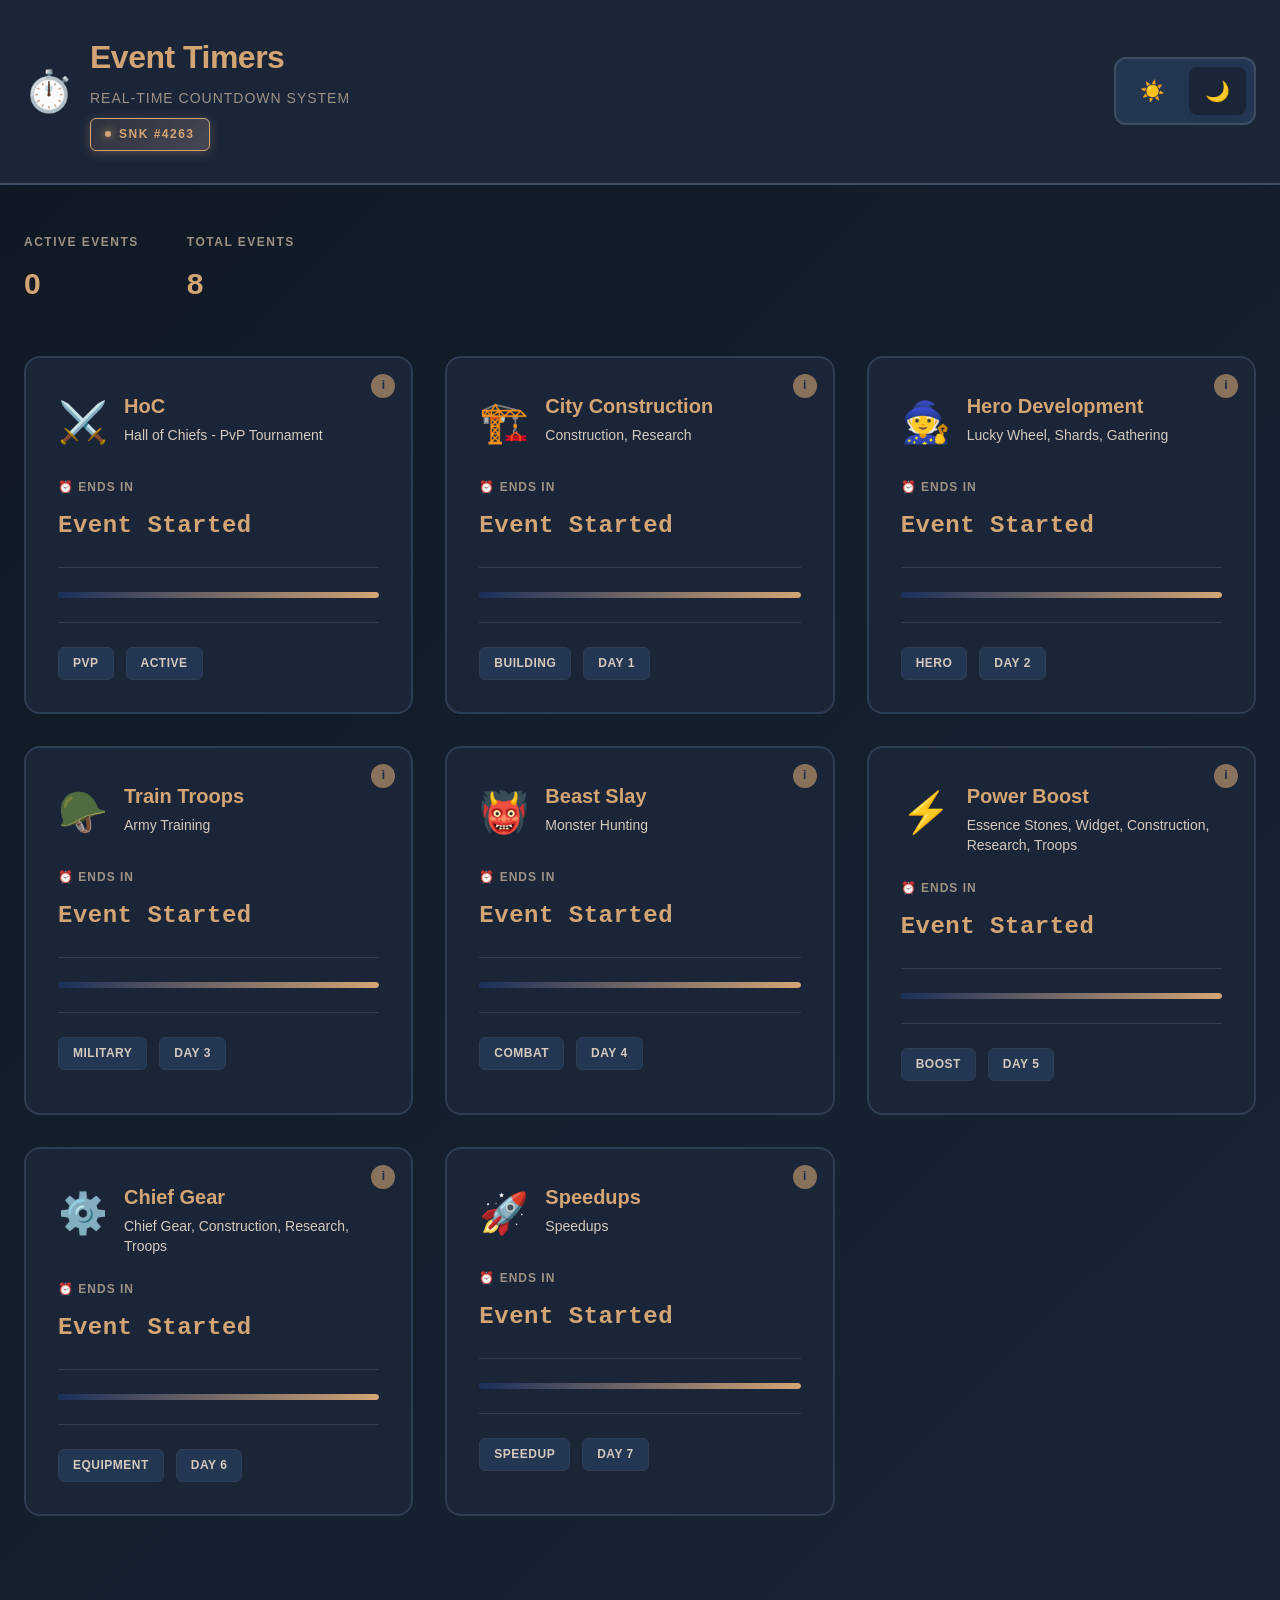
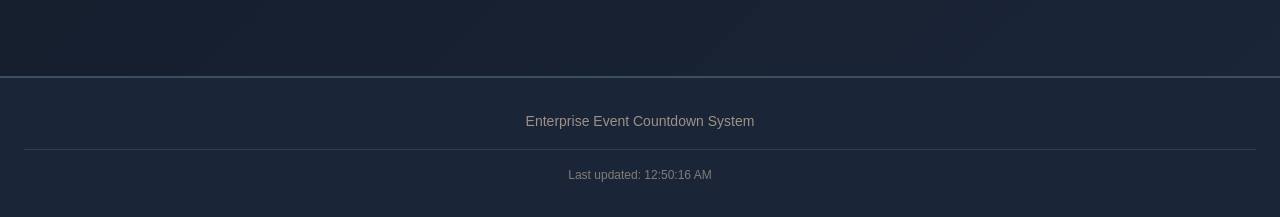
<file: index.html>
<!DOCTYPE html>
<html lang="de">
<head>
    <meta charset="UTF-8">
    <meta name="viewport" content="width=device-width, initial-scale=1.0">
    <title>Event Countdown - Enterprise</title>
    <style>
        /* ============================================
           COLOR SYSTEM - GOLD & NAVY
           ============================================ */

        :root {
            /* Light Mode */
            --primary-navy: #1a2f5a;
            --primary-gold: #d4a574;
            --primary-gold-dark: #b8926f;
            --primary-gold-light: #e8c9b3;
            
            --bg-primary-light: #ffffff;
            --bg-secondary-light: #f8f6f3;
            --bg-tertiary-light: #f0ede8;
            
            --text-primary-light: #1a2f5a;
            --text-secondary-light: #4a5f7f;
            --text-tertiary-light: #8a9fb0;
            
            --border-light-mode: #e5ddd3;
            --border-light-mode-strong: #d9cfc2;
            
            /* Dark Mode */
            --bg-primary-dark: #0f1823;
            --bg-secondary-dark: #1a2538;
            --bg-tertiary-dark: #233652;
            
            --text-primary-dark: #f5f1ed;
            --text-secondary-dark: #d4c9be;
            --text-tertiary-dark: #9d9285;
            
            --border-dark-mode: #2d3d52;
            --border-dark-mode-strong: #3d4d62;
            
            /* Semantic Colors */
            --success: #2ecc71;
            --warning: #f39c12;
            --danger: #e74c3c;
            --info: #3498db;
            
            /* Shadow */
            --shadow-sm: 0 2px 8px rgba(26, 47, 90, 0.08);
            --shadow-md: 0 8px 24px rgba(26, 47, 90, 0.12);
            --shadow-lg: 0 16px 48px rgba(26, 47, 90, 0.16);
        }

        @media (prefers-color-scheme: dark) {
            :root {
                color-scheme: dark;
            }
        }

        /* ============================================
           RESET & BASE
           ============================================ */

        * {
            margin: 0;
            padding: 0;
            box-sizing: border-box;
        }

        html {
            font-size: 16px;
            -webkit-font-smoothing: antialiased;
            scroll-behavior: smooth;
        }

        body {
            font-family: -apple-system, BlinkMacSystemFont, "Segoe UI", Roboto, "Helvetica Neue", sans-serif;
            background: var(--bg-primary-light);
            color: var(--text-primary-light);
            line-height: 1.6;
            transition: background 0.4s ease, color 0.4s ease;
        }

        body.dark-mode {
            background: linear-gradient(135deg, var(--bg-primary-dark) 0%, var(--bg-secondary-dark) 100%);
            color: var(--text-primary-dark);
        }

        body.light-mode {
            background: linear-gradient(135deg, var(--bg-primary-light) 0%, var(--bg-secondary-light) 100%);
            color: var(--text-primary-light);
        }

        /* ============================================
           HEADER
           ============================================ */

        header {
            background: var(--bg-primary-light);
            border-bottom: 2px solid var(--border-light-mode);
            padding: 2rem 1.5rem;
            position: sticky;
            top: 0;
            z-index: 100;
            backdrop-filter: blur(10px);
            transition: all 0.4s ease;
        }

        body.dark-mode header {
            background: var(--bg-secondary-dark);
            border-bottom-color: var(--border-dark-mode-strong);
        }

        .header-content {
            max-width: 1400px;
            margin: 0 auto;
            display: flex;
            justify-content: space-between;
            align-items: center;
            gap: 2rem;
            flex-wrap: wrap;
        }

        .header-title {
            display: flex;
            align-items: center;
            gap: 1rem;
        }

        .header-icon {
            font-size: 2.5rem;
            animation: float 4s ease-in-out infinite;
        }

        @keyframes float {
            0%, 100% { transform: translateY(0); }
            50% { transform: translateY(-8px); }
        }

        .header-title h1 {
            font-size: 2rem;
            font-weight: 700;
            letter-spacing: -0.5px;
            color: var(--primary-navy);
        }

        body.dark-mode .header-title h1 {
            color: var(--primary-gold);
        }

        .header-subtitle {
            font-size: 0.875rem;
            color: var(--text-tertiary-light);
            font-weight: 500;
            text-transform: uppercase;
            letter-spacing: 1px;
            margin-top: 0.25rem;
        }

        body.dark-mode .header-subtitle {
            color: var(--text-tertiary-dark);
        }

        /* ============================================
           SNK BADGE - GOLD ENTERPRISE ANIMATION
           ============================================ */

        .snk-badge {
            display: inline-flex;
            align-items: center;
            gap: 0.5rem;
            margin-top: 0.5rem;
            padding: 0.375rem 0.875rem;
            background: linear-gradient(135deg, 
                rgba(212, 165, 116, 0.15) 0%, 
                rgba(232, 201, 179, 0.25) 50%, 
                rgba(212, 165, 116, 0.15) 100%);
            background-size: 200% 100%;
            border: 1px solid var(--primary-gold);
            border-radius: 6px;
            font-size: 0.75rem;
            font-weight: 700;
            letter-spacing: 1.5px;
            text-transform: uppercase;
            color: var(--primary-gold-dark);
            position: relative;
            overflow: hidden;
            animation: shimmer 3s ease-in-out infinite;
            box-shadow: 0 2px 8px rgba(212, 165, 116, 0.2);
        }

        body.dark-mode .snk-badge {
            color: var(--primary-gold);
            background: linear-gradient(135deg, 
                rgba(212, 165, 116, 0.1) 0%, 
                rgba(232, 201, 179, 0.2) 50%, 
                rgba(212, 165, 116, 0.1) 100%);
            background-size: 200% 100%;
            box-shadow: 0 2px 12px rgba(212, 165, 116, 0.3);
        }

        @keyframes shimmer {
            0%, 100% {
                background-position: 0% 50%;
                box-shadow: 0 2px 8px rgba(212, 165, 116, 0.2);
            }
            50% {
                background-position: 100% 50%;
                box-shadow: 0 4px 16px rgba(212, 165, 116, 0.4);
            }
        }

        body.dark-mode .snk-badge {
            animation: shimmerDark 3s ease-in-out infinite;
        }

        @keyframes shimmerDark {
            0%, 100% {
                background-position: 0% 50%;
                box-shadow: 0 2px 12px rgba(212, 165, 116, 0.3);
            }
            50% {
                background-position: 100% 50%;
                box-shadow: 0 4px 20px rgba(212, 165, 116, 0.6);
            }
        }

        .snk-badge::before {
            content: '';
            position: absolute;
            top: 0;
            left: -100%;
            width: 100%;
            height: 100%;
            background: linear-gradient(90deg, 
                transparent, 
                rgba(232, 201, 179, 0.4), 
                transparent);
            animation: shine 3s ease-in-out infinite;
        }

        @keyframes shine {
            0% { left: -100%; }
            50% { left: 100%; }
            100% { left: 100%; }
        }

        .snk-dot {
            width: 6px;
            height: 6px;
            border-radius: 50%;
            background: var(--primary-gold);
            box-shadow: 0 0 8px var(--primary-gold);
            animation: pulse-dot 1.5s ease-in-out infinite;
        }

        @keyframes pulse-dot {
            0%, 100% {
                opacity: 1;
                transform: scale(1);
                box-shadow: 0 0 8px var(--primary-gold);
            }
            50% {
                opacity: 0.6;
                transform: scale(1.3);
                box-shadow: 0 0 16px var(--primary-gold), 0 0 24px var(--primary-gold-light);
            }
        }

        /* ============================================
           THEME TOGGLE
           ============================================ */

        .theme-toggle {
            display: flex;
            gap: 0.5rem;
            background: var(--bg-secondary-light);
            border: 2px solid var(--border-light-mode);
            border-radius: 12px;
            padding: 0.5rem;
            transition: all 0.4s ease;
        }

        body.dark-mode .theme-toggle {
            background: var(--bg-tertiary-dark);
            border-color: var(--border-dark-mode-strong);
        }

        .theme-btn {
            background: none;
            border: none;
            padding: 0.75rem 1rem;
            cursor: pointer;
            font-size: 1.25rem;
            border-radius: 8px;
            transition: all 0.3s ease;
            color: var(--text-tertiary-light);
            font-weight: 600;
        }

        body.dark-mode .theme-btn {
            color: var(--text-tertiary-dark);
        }

        .theme-btn.active {
            background: var(--bg-primary-light);
            color: var(--primary-navy);
            box-shadow: var(--shadow-sm);
        }

        body.dark-mode .theme-btn.active {
            background: var(--bg-secondary-dark);
            color: var(--primary-gold);
        }

        /* ============================================
           MAIN CONTAINER
           ============================================ */

        main {
            max-width: 1400px;
            margin: 0 auto;
            padding: 3rem 1.5rem;
        }

        .container-header {
            margin-bottom: 3rem;
            display: flex;
            justify-content: space-between;
            align-items: center;
            flex-wrap: wrap;
            gap: 2rem;
        }

        .stats-bar {
            display: flex;
            gap: 3rem;
            flex-wrap: wrap;
        }

        .stat-item {
            display: flex;
            flex-direction: column;
            gap: 0.5rem;
        }

        .stat-label {
            font-size: 0.75rem;
            color: var(--text-tertiary-light);
            text-transform: uppercase;
            letter-spacing: 1.5px;
            font-weight: 700;
        }

        body.dark-mode .stat-label {
            color: var(--text-tertiary-dark);
        }

        .stat-value {
            font-size: 1.875rem;
            font-weight: 700;
            color: var(--primary-navy);
        }

        body.dark-mode .stat-value {
            color: var(--primary-gold);
        }

        /* ============================================
           TIMER GRID
           ============================================ */

        .timer-grid {
            display: grid;
            grid-template-columns: repeat(auto-fill, minmax(340px, 1fr));
            gap: 2rem;
            margin-bottom: 3rem;
        }

        @media (max-width: 640px) {
            .timer-grid {
                grid-template-columns: 1fr;
                gap: 1.5rem;
            }
        }

        /* ============================================
           TIMER CARD
           ============================================ */

        .timer-card {
            background: var(--bg-primary-light);
            border: 2px solid var(--border-light-mode);
            border-radius: 16px;
            padding: 2rem;
            transition: all 0.3s cubic-bezier(0.4, 0, 0.2, 1);
            position: relative;
            overflow: hidden;
        }

        body.dark-mode .timer-card {
            background: var(--bg-secondary-dark);
            border-color: var(--border-dark-mode);
        }

        .timer-card::before {
            content: '';
            position: absolute;
            top: 0;
            left: 0;
            right: 0;
            height: 4px;
            background: linear-gradient(90deg, var(--primary-navy), var(--primary-gold));
            transform: scaleX(0);
            transform-origin: left;
            transition: transform 0.6s ease;
        }

        .timer-card:hover {
            border-color: var(--primary-gold);
            transform: translateY(-6px);
            box-shadow: var(--shadow-lg);
        }

        body.dark-mode .timer-card:hover {
            border-color: var(--primary-gold);
        }

        .timer-card:hover::before {
            transform: scaleX(1);
        }

        .timer-header {
            display: flex;
            align-items: flex-start;
            justify-content: space-between;
            margin-bottom: 1.5rem;
            gap: 1rem;
        }

        .timer-icon {
            font-size: 2.5rem;
            flex-shrink: 0;
        }

        .timer-meta {
            flex: 1;
        }

        .timer-name {
            font-size: 1.25rem;
            font-weight: 700;
            color: var(--primary-navy);
            margin-bottom: 0.25rem;
        }

        body.dark-mode .timer-name {
            color: var(--primary-gold);
        }

        .timer-description {
            font-size: 0.875rem;
            color: var(--text-secondary-light);
            line-height: 1.4;
        }

        body.dark-mode .timer-description {
            color: var(--text-secondary-dark);
        }

        .timer-divider {
            height: 1px;
            background: var(--border-light-mode);
            margin: 1.5rem 0;
        }

        body.dark-mode .timer-divider {
            background: var(--border-dark-mode);
        }

        .timer-status {
            font-size: 0.75rem;
            color: var(--text-tertiary-light);
            text-transform: uppercase;
            letter-spacing: 1px;
            margin-bottom: 0.75rem;
            font-weight: 700;
        }

        body.dark-mode .timer-status {
            color: var(--text-tertiary-dark);
        }

        .timer-value {
            font-family: 'Courier New', monospace;
            font-size: 1.5rem;
            font-weight: 700;
            color: var(--primary-navy);
            margin-bottom: 1.5rem;
            line-height: 1.4;
            letter-spacing: 0.5px;
        }

        body.dark-mode .timer-value {
            color: var(--primary-gold);
        }

        .timer-end {
            font-size: 0.875rem;
            color: var(--text-secondary-light);
            font-family: 'Courier New', monospace;
        }

        body.dark-mode .timer-end {
            color: var(--text-secondary-dark);
        }

        .timer-progress {
            margin-top: 1.5rem;
            height: 6px;
            background: var(--border-light-mode);
            border-radius: 3px;
            overflow: hidden;
        }

        body.dark-mode .timer-progress {
            background: var(--border-dark-mode);
        }

        .timer-progress-bar {
            height: 100%;
            background: linear-gradient(90deg, var(--primary-navy), var(--primary-gold));
            border-radius: 3px;
            transition: width 1s linear;
        }

        /* ============================================
           TIMER BADGES
           ============================================ */

        .timer-badges {
            display: flex;
            flex-wrap: wrap;
            gap: 0.75rem;
            margin-top: 1.5rem;
            padding-top: 1.5rem;
            border-top: 1px solid var(--border-light-mode);
        }

        body.dark-mode .timer-badges {
            border-top-color: var(--border-dark-mode);
        }

        .badge {
            display: inline-block;
            padding: 0.375rem 0.875rem;
            background: var(--bg-secondary-light);
            color: var(--text-secondary-light);
            border-radius: 6px;
            font-size: 0.75rem;
            font-weight: 600;
            text-transform: uppercase;
            letter-spacing: 0.5px;
            border: 1px solid var(--border-light-mode);
        }

        body.dark-mode .badge {
            background: var(--bg-tertiary-dark);
            color: var(--text-secondary-dark);
            border-color: var(--border-dark-mode);
        }

        .badge.active {
            background: rgba(46, 204, 113, 0.1);
            color: var(--success);
            border-color: var(--success);
        }

        .badge.upcoming {
            background: rgba(212, 165, 116, 0.1);
            color: var(--primary-gold-dark);
            border-color: var(--primary-gold-dark);
        }

        .badge.limited {
            background: rgba(243, 156, 18, 0.1);
            color: var(--warning);
            border-color: var(--warning);
        }

        /* ============================================
           EMPTY STATE
           ============================================ */

        .empty-state {
            text-align: center;
            padding: 4rem 1.5rem;
            color: var(--text-tertiary-light);
            font-size: 1.125rem;
        }

        body.dark-mode .empty-state {
            color: var(--text-tertiary-dark);
        }

        /* ============================================
           FOOTER
           ============================================ */

        footer {
            background: var(--bg-secondary-light);
            border-top: 2px solid var(--border-light-mode);
            padding: 2rem 1.5rem;
            text-align: center;
            color: var(--text-tertiary-light);
            font-size: 0.875rem;
            margin-top: 4rem;
            transition: all 0.4s ease;
        }

        body.dark-mode footer {
            background: var(--bg-secondary-dark);
            border-top-color: var(--border-dark-mode-strong);
            color: var(--text-tertiary-dark);
        }

        .footer-divider {
            height: 1px;
            background: var(--border-light-mode);
            margin: 1rem 0;
        }

        body.dark-mode .footer-divider {
            background: var(--border-dark-mode);
        }

        /* ============================================
           ANIMATIONS
           ============================================ */

        @keyframes slideIn {
            from {
                opacity: 0;
                transform: translateY(20px);
            }
            to {
                opacity: 1;
                transform: translateY(0);
            }
        }

        .timer-card {
            animation: slideIn 0.5s ease-out;
        }

        .timer-card:nth-child(1) { animation-delay: 0.05s; }
        .timer-card:nth-child(2) { animation-delay: 0.1s; }
        .timer-card:nth-child(3) { animation-delay: 0.15s; }
        .timer-card:nth-child(4) { animation-delay: 0.2s; }
        .timer-card:nth-child(5) { animation-delay: 0.25s; }
        .timer-card:nth-child(6) { animation-delay: 0.3s; }
        .timer-card:nth-child(7) { animation-delay: 0.35s; }
        .timer-card:nth-child(8) { animation-delay: 0.4s; }

        /* ============================================
           EVENT INFO MODAL (Pop-up)
           ============================================ */

        .timer-card {
            cursor: pointer;
        }

        .info-icon {
            position: absolute;
            top: 1rem;
            right: 1rem;
            width: 24px;
            height: 24px;
            border-radius: 50%;
            background: var(--primary-gold);
            color: var(--primary-navy);
            display: flex;
            align-items: center;
            justify-content: center;
            font-size: 0.75rem;
            font-weight: 700;
            opacity: 0.6;
            transition: opacity 0.3s;
        }

        .timer-card:hover .info-icon {
            opacity: 1;
        }

        .modal-overlay {
            position: fixed;
            top: 0; left: 0; right: 0; bottom: 0;
            background: rgba(0, 0, 0, 0.7);
            backdrop-filter: blur(8px);
            display: none;
            align-items: center;
            justify-content: center;
            z-index: 1000;
            padding: 1rem;
            animation: fadeIn 0.3s ease;
        }

        .modal-overlay.active {
            display: flex;
        }

        @keyframes fadeIn {
            from { opacity: 0; }
            to { opacity: 1; }
        }

        .modal-content {
            background: var(--bg-primary-light);
            border: 2px solid var(--primary-gold);
            border-radius: 16px;
            padding: 2rem;
            max-width: 600px;
            width: 100%;
            max-height: 85vh;
            overflow-y: auto;
            position: relative;
            box-shadow: 0 20px 60px rgba(0,0,0,0.4);
            animation: slideUp 0.3s cubic-bezier(0.4, 0, 0.2, 1);
        }

        body.dark-mode .modal-content {
            background: var(--bg-secondary-dark);
        }

        @keyframes slideUp {
            from { opacity: 0; transform: translateY(20px); }
            to { opacity: 1; transform: translateY(0); }
        }

        .modal-close {
            position: absolute;
            top: 1rem;
            right: 1rem;
            width: 32px;
            height: 32px;
            border-radius: 50%;
            background: var(--bg-tertiary-light);
            border: 1px solid var(--border-light-mode);
            color: var(--text-primary-light);
            cursor: pointer;
            font-size: 1.25rem;
            display: flex;
            align-items: center;
            justify-content: center;
            transition: all 0.2s;
        }

        body.dark-mode .modal-close {
            background: var(--bg-tertiary-dark);
            border-color: var(--border-dark-mode);
            color: var(--text-primary-dark);
        }

        .modal-close:hover {
            background: var(--primary-gold);
            color: var(--primary-navy);
            transform: rotate(90deg);
        }

        .modal-header {
            display: flex;
            align-items: center;
            gap: 1rem;
            margin-bottom: 1.5rem;
            padding-bottom: 1rem;
            border-bottom: 2px solid var(--primary-gold);
        }

        .modal-icon {
            font-size: 2.5rem;
        }

        .modal-title {
            font-size: 1.5rem;
            font-weight: 700;
            color: var(--primary-navy);
        }

        body.dark-mode .modal-title {
            color: var(--primary-gold);
        }

        .modal-section {
            margin-bottom: 1.5rem;
        }

        .modal-section-title {
            font-size: 0.875rem;
            font-weight: 700;
            text-transform: uppercase;
            letter-spacing: 1px;
            color: var(--primary-gold-dark);
            margin-bottom: 0.75rem;
            display: flex;
            align-items: center;
            gap: 0.5rem;
        }

        body.dark-mode .modal-section-title {
            color: var(--primary-gold);
        }

        .modal-section-content {
            font-size: 0.9rem;
            line-height: 1.6;
            color: var(--text-secondary-light);
        }

        body.dark-mode .modal-section-content {
            color: var(--text-secondary-dark);
        }

        .points-list {
            list-style: none;
            padding: 0;
        }

        .points-list li {
            padding: 0.4rem 0.75rem;
            margin-bottom: 0.4rem;
            background: var(--bg-secondary-light);
            border-left: 3px solid var(--primary-gold);
            border-radius: 4px;
            font-size: 0.85rem;
        }

        body.dark-mode .points-list li {
            background: var(--bg-tertiary-dark);
        }

        .tips-list {
            list-style: none;
            padding: 0;
        }

        .tips-list li {
            padding: 0.5rem 0;
            padding-left: 1.75rem;
            position: relative;
            font-size: 0.875rem;
            line-height: 1.5;
        }

        .tips-list li::before {
            content: "✦";
            position: absolute;
            left: 0;
            color: var(--primary-gold);
            font-weight: 700;
        }

        .points-highlight {
            color: var(--primary-gold-dark);
            font-weight: 700;
        }

        body.dark-mode .points-highlight {
            color: var(--primary-gold);
        }

        @media (max-width: 600px) {
            .modal-content {
                padding: 1.5rem;
                max-height: 90vh;
            }
            .modal-title {
                font-size: 1.25rem;
            }
        }

        /* ============================================
           SCROLLBAR STYLING
           ============================================ */

        ::-webkit-scrollbar {
            width: 10px;
            height: 10px;
        }

        ::-webkit-scrollbar-track {
            background: var(--bg-secondary-light);
        }

        body.dark-mode ::-webkit-scrollbar-track {
            background: var(--bg-secondary-dark);
        }

        ::-webkit-scrollbar-thumb {
            background: var(--border-light-mode);
            border-radius: 5px;
        }

        body.dark-mode ::-webkit-scrollbar-thumb {
            background: var(--border-dark-mode-strong);
        }

        ::-webkit-scrollbar-thumb:hover {
            background: var(--primary-gold-dark);
        }

        /* ============================================
           RESPONSIVE DESIGN
           ============================================ */

        @media (max-width: 768px) {
            header {
                padding: 1.5rem;
            }

            .header-content {
                gap: 1rem;
            }

            .header-title h1 {
                font-size: 1.5rem;
            }

            main {
                padding: 2rem 1.5rem;
            }

            .container-header {
                margin-bottom: 2rem;
                gap: 1rem;
            }

            .stats-bar {
                gap: 1.5rem;
            }

            .timer-card {
                padding: 1.5rem;
            }
        }

        @media (max-width: 480px) {
            header {
                padding: 1rem;
            }

            .header-title h1 {
                font-size: 1.25rem;
            }

            .header-icon {
                font-size: 2rem;
            }

            main {
                padding: 1.5rem;
            }

            .timer-name {
                font-size: 1.125rem;
            }

            .timer-value {
                font-size: 1.25rem;
            }

            .stat-value {
                font-size: 1.5rem;
            }

            .theme-toggle {
                width: 100%;
                justify-content: space-around;
            }
        }
    </style>
</head>
<body class="light-mode">
    <!-- Header -->
    <header>
        <div class="header-content">
            <div class="header-title">
                <span class="header-icon">⏱️</span>
                <div>
                    <h1>Event Timers</h1>
                    <p class="header-subtitle">Real-Time Countdown System</p>
                    <span class="snk-badge">
                        <span class="snk-dot"></span>
                        SNK #4263
                    </span>
                </div>
            </div>
            <div class="theme-toggle">
                <button class="theme-btn" id="lightBtn" title="Light Mode">☀️</button>
                <button class="theme-btn active" id="darkBtn" title="Dark Mode">🌙</button>
            </div>
        </div>
    </header>

    <!-- Main Content -->
    <main>
        <div class="container-header">
            <div class="stats-bar">
                <div class="stat-item">
                    <span class="stat-label">Active Events</span>
                    <span class="stat-value" id="activeCount">0</span>
                </div>
                <div class="stat-item">
                    <span class="stat-label">Total Events</span>
                    <span class="stat-value" id="totalCount">8</span>
                </div>
                <div class="stat-item" id="activeListItem" style="display: none;">
                    <span class="stat-label">Currently Active</span>
                    <span class="stat-value" id="activeList" style="font-size: 1rem; line-height: 1.4;">—</span>
                </div>
            </div>
        </div>

        <!-- Timer Grid -->
        <section id="timer-list" class="timer-grid" aria-live="polite">
            <!-- Timers werden hier eingefügt -->
        </section>

        <!-- Empty State -->
        <p id="empty-state" class="empty-state" hidden="">No upcoming events.</p>
    </main>

    <!-- Event Info Modal -->
    <div class="modal-overlay" id="eventModal" onclick="if(event.target===this)closeModal()">
        <div class="modal-content">
            <button class="modal-close" onclick="closeModal()">×</button>
            <div class="modal-header">
                <div class="modal-icon" id="modalIcon">⚔️</div>
                <h2 class="modal-title" id="modalTitle">Event Name</h2>
            </div>
            <div id="modalBody"></div>
        </div>
    </div>

    <!-- Footer -->
    <footer>
        <p>Enterprise Event Countdown System</p>
        <div class="footer-divider"></div>
        <p style="font-size: 0.75rem; opacity: 0.8;">Last updated: <span id="lastUpdate">—</span></p>
    </footer>

    <script>
        /* ============================================
           EVENT INFO DATA
           ============================================ */

        const eventInfo = {
            "HoC": {
                overview: "Bi-weekly PvP tournament where you compete against other Chiefs of your state. Lasts 6 days (Gen 1) or 7 days (Gen 2). Win Gems, Hero Fragments (Jeronimo/Philly), and Mythic Manuals.",
                points: [
                    "Daily stages with different objectives",
                    "Top 100 daily ranking: 20,000+ gems",
                    "Total ranking: Mythic Manuals & SSR Heroes",
                    "Stage Top 100 requires 50,000+ points"
                ],
                tips: [
                    "Coordination is Key - work with your alliance",
                    "Timing Matters - wait until others spent resources",
                    "Act Before Stage Reset - secure rank 1 daily",
                    "Hoard resources for 2+ months as F2P",
                    "Save speedups, shards, widgets for specific days",
                    "Don't compete with whales on Day 1"
                ]
            },
            "City Construction": {
                overview: "First day of HoC focused on Construction & Research power gains. Each power point earned gives 45 points.",
                points: [
                    "1 Power through Construction → 45 points",
                    "1 Power through Research → 45 points"
                ],
                tips: [
                    "Save building speedups for this day",
                    "Have research queued before event starts",
                    "Use bookmark items to maximize power gain",
                    "Plan upgrades in advance",
                    "Don't waste on small upgrades - save for big ones",
                    "Research is cheaper than construction for points"
                ]
            },
            "Hero Development": {
                overview: "Focus on Lucky Wheel spins and Hero Shard usage. Mythic Shards give massive points (35k each).",
                points: [
                    "Play Lucky Wheel → 90,000 points",
                    "Rare Hero Shard → 4,000 points",
                    "Epic Hero Shard → 14,000 points",
                    "Mythic Hero Shard → 35,000 points",
                    "Gather Resources → 15 points each"
                ],
                tips: [
                    "Save ALL Hero Shards for this day (critical!)",
                    "Mythic Shards = best points (35k each)",
                    "Stockpile Lucky Wheel keys before",
                    "Don't ascend heroes outside this event",
                    "Hero Shards more valuable than coins for points",
                    "Gather coal/iron more rewarding than wood/meat"
                ]
            },
            "Train Troops": {
                overview: "Train as many high-level troops as possible. Higher level = more points exponentially.",
                points: [
                    "Level 1 Troop → 90 points",
                    "Level 5 Troop → 385 points",
                    "Level 8 Troop → 1,130 points",
                    "Level 10 Troop → 1,960 points (BEST!)"
                ],
                tips: [
                    "Always train HIGHEST level available",
                    "Save training speedups for this day",
                    "Stockpile resources to train max troops",
                    "All troop types count (infantry, lancer, marksman)",
                    "Promote troops also counts as training",
                    "Empty queues before event starts"
                ]
            },
            "Beast Slay": {
                overview: "Hunt monsters and beasts in the wilderness. Stamina-based event - prepare stamina items in advance.",
                points: [
                    "Higher level beasts = more points",
                    "Bear hunting gives best points",
                    "Stamina-based scoring"
                ],
                tips: [
                    "Save Stamina items before this day",
                    "Hunt highest level beasts you can defeat",
                    "Use rally attacks with alliance for hard beasts",
                    "Maximize stamina with VIP/items",
                    "Don't waste stamina on small beasts other days",
                    "Use Heroes with hunting buffs"
                ]
            },
            "Power Boost": {
                overview: "Use Essence Stones and Widgets - the most valuable items in HoC. 1 Widget = 100,000 points!",
                points: [
                    "1 Widget → 100,000 points (MASSIVE!)",
                    "1 Essence Stone → 50,000 points",
                    "Power through Construction → 30 points",
                    "Power through Research → 30 points",
                    "Power through Troops → 20 points"
                ],
                tips: [
                    "Widgets are GOLD - save religiously!",
                    "Never use Widgets outside this event",
                    "Hoard widgets even if Hero Gear isn't built yet",
                    "Combine with construction for bonus",
                    "Maximum efficiency day - prep weeks ahead",
                    "Use shortest research first for bonus points"
                ]
            },
            "Chief Gear": {
                overview: "Upgrade Chief Gear for huge point gains. Each gear score point = 500 points.",
                points: [
                    "Raise Chief Gear score by 1 → 500 points",
                    "Power through Construction → 30 points",
                    "Power through Research → 30 points",
                    "Power through Troops → 20 points"
                ],
                tips: [
                    "Save Chief Gear materials for this day",
                    "Don't upgrade Chief Gear outside event",
                    "Multiple slots = multiple upgrades",
                    "Save advanced materials especially",
                    "Plan which gear to upgrade in advance",
                    "Focus on cheapest upgrades first"
                ]
            },
            "Speedups": {
                overview: "Use accumulated speedups for massive point gains. 1 minute of speedups = 300 points. 24h speedup = 432,000 points!",
                points: [
                    "1 minute speedup → 300 points",
                    "60min speedup → 18,000 points",
                    "8h speedup → 144,000 points",
                    "24h speedup → 432,000 points (MASSIVE!)",
                    "Mythic Hero Shard → 35,000 points"
                ],
                tips: [
                    "Hoard ALL speedups for this day",
                    "General speedups convert to points",
                    "Construction/Research/Training speedups all count",
                    "Save EVERY speedup for this day",
                    "Combine with active upgrades for double dipping",
                    "Don't use ANY speedups in days before"
                ]
            }
        };

        /* ============================================
           MODAL FUNCTIONS
           ============================================ */

        function openModal(eventName, icon) {
            const info = eventInfo[eventName];
            if (!info) return;

            document.getElementById('modalIcon').textContent = icon;
            document.getElementById('modalTitle').textContent = eventName;
            
            let html = `
                <div class="modal-section">
                    <div class="modal-section-title">📋 Overview</div>
                    <div class="modal-section-content">${info.overview}</div>
                </div>
                
                <div class="modal-section">
                    <div class="modal-section-title">🎯 Point Values</div>
                    <ul class="points-list">
                        ${info.points.map(p => `<li>${p}</li>`).join('')}
                    </ul>
                </div>
                
                <div class="modal-section">
                    <div class="modal-section-title">💡 Tips & Strategy</div>
                    <ul class="tips-list">
                        ${info.tips.map(t => `<li>${t}</li>`).join('')}
                    </ul>
                </div>
            `;
            
            document.getElementById('modalBody').innerHTML = html;
            document.getElementById('eventModal').classList.add('active');
            document.body.style.overflow = 'hidden';
        }

        function closeModal() {
            document.getElementById('eventModal').classList.remove('active');
            document.body.style.overflow = '';
        }

        // ESC key to close
        document.addEventListener('keydown', (e) => {
            if (e.key === 'Escape') closeModal();
        });

        /* ============================================
           TIMER DATA
           ============================================ */

        const timers = [
            {
                id: 1,
                name: "HoC",
                description: "Hall of Chiefs - PvP Tournament",
                startDate: new Date("2026-05-18T00:00Z"),
                endDate: new Date("2026-05-24T23:59Z"),
                icon: "⚔️",
                badges: ["PvP", "Active"]
            },
            {
                id: 2,
                name: "City Construction",
                description: "Construction, Research",
                startDate: new Date("2026-05-18T00:00Z"),
                endDate: new Date("2026-05-18T23:59Z"),
                icon: "🏗️",
                badges: ["Building", "Day 1"]
            },
            {
                id: 3,
                name: "Hero Development",
                description: "Lucky Wheel, Shards, Gathering",
                startDate: new Date("2026-05-19T00:00Z"),
                endDate: new Date("2026-05-19T23:59Z"),
                icon: "🧙",
                badges: ["Hero", "Day 2"]
            },
            {
                id: 4,
                name: "Train Troops",
                description: "Army Training",
                startDate: new Date("2026-05-20T00:00Z"),
                endDate: new Date("2026-05-20T23:59Z"),
                icon: "🪖",
                badges: ["Military", "Day 3"]
            },
            {
                id: 5,
                name: "Beast Slay",
                description: "Monster Hunting",
                startDate: new Date("2026-05-21T00:00Z"),
                endDate: new Date("2026-05-21T23:59Z"),
                icon: "👹",
                badges: ["Combat", "Day 4"]
            },
            {
                id: 6,
                name: "Power Boost",
                description: "Essence Stones, Widget, Construction, Research, Troops",
                startDate: new Date("2026-05-22T00:00Z"),
                endDate: new Date("2026-05-22T23:59Z"),
                icon: "⚡",
                badges: ["Boost", "Day 5"]
            },
            {
                id: 7,
                name: "Chief Gear",
                description: "Chief Gear, Construction, Research, Troops",
                startDate: new Date("2026-05-23T00:00Z"),
                endDate: new Date("2026-05-23T23:59Z"),
                icon: "⚙️",
                badges: ["Equipment", "Day 6"]
            },
            {
                id: 8,
                name: "Speedups",
                description: "Speedups",
                startDate: new Date("2026-05-24T00:00Z"),
                endDate: new Date("2026-05-24T23:59Z"),
                icon: "🚀",
                badges: ["Speedup", "Day 7"]
            }
        ];

        /* ============================================
           TIME FORMATTING
           ============================================ */

        function formatTime(milliseconds) {
            if (milliseconds <= 0) return "Event Started";
            
            const seconds = Math.floor(milliseconds / 1000);
            const minutes = Math.floor(seconds / 60);
            const hours = Math.floor(minutes / 60);
            const days = Math.floor(hours / 24);

            if (days > 0) {
                return `${days}d ${hours % 24}h ${minutes % 60}m ${seconds % 60}s`;
            } else if (hours > 0) {
                return `${hours}h ${minutes % 60}m ${seconds % 60}s`;
            } else if (minutes > 0) {
                return `${minutes}m ${seconds % 60}s`;
            } else {
                return `${seconds}s`;
            }
        }

        /* ============================================
           RENDER TIMERS
           ============================================ */

        function renderTimers() {
            const timerList = document.getElementById('timer-list');
            const now = new Date();
            let activeCount = 0;

            timerList.innerHTML = timers.map(timer => {
                const timeUntilStart = timer.startDate - now;
                const timeUntilEnd = timer.endDate - now;
                const isActive = timeUntilStart <= 0 && timeUntilEnd > 0;

                if (isActive) activeCount++;

                const displayTime = timeUntilStart > 0 ? timeUntilStart : timeUntilEnd;
                const totalDuration = timer.endDate - timer.startDate;
                const progress = Math.max(0, (totalDuration - Math.max(0, timeUntilEnd)) / totalDuration * 100);

                return `
                    <article class="timer-card" onclick="openModal('${timer.name}', '${timer.icon}')">
                        <div class="info-icon">i</div>
                        <div class="timer-header">
                            <div class="timer-icon">${timer.icon}</div>
                            <div class="timer-meta">
                                <h3 class="timer-name">${timer.name}</h3>
                                <p class="timer-description">${timer.description}</p>
                            </div>
                        </div>
                        
                        <p class="timer-status">${timeUntilStart > 0 ? '⏳ Starts in' : '⏰ Ends in'}</p>
                        <p class="timer-value">${formatTime(displayTime)}</p>
                        
                        <div class="timer-divider"></div>
                        
                        <div class="timer-progress">
                            <div class="timer-progress-bar" style="width: ${progress}%"></div>
                        </div>
                        
                        <div class="timer-badges">
                            ${timer.badges.map(badge => {
                                let badgeClass = 'upcoming';
                                if (badge === 'Active' || badge === 'PvP') badgeClass = 'active';
                                if (badge === 'Limited' || badge === 'Premium') badgeClass = 'limited';
                                return `<span class="badge ${badgeClass}">${badge}</span>`;
                            }).join('')}
                        </div>
                    </article>
                `;
            }).join('');

            document.getElementById('activeCount').textContent = activeCount;
            document.getElementById('lastUpdate').textContent = new Date().toLocaleTimeString();

            // Active events liste
            const now2 = new Date();
            const activeEvents = timers.filter(t => {
                return t.startDate <= now2 && t.endDate > now2;
            }).map(t => t.name);
            
            const activeListEl = document.getElementById('activeList');
            const activeListItem = document.getElementById('activeListItem');
            if (activeEvents.length > 0) {
                activeListEl.textContent = activeEvents.join(', ');
                activeListItem.style.display = 'flex';
            } else {
                activeListItem.style.display = 'none';
            }

            const emptyState = document.getElementById('empty-state');
            emptyState.hidden = timers.length > 0;
        }

        /* ============================================
           THEME MANAGEMENT
           ============================================ */

        const lightBtn = document.getElementById('lightBtn');
        const darkBtn = document.getElementById('darkBtn');

        function setTheme(theme) {
            document.body.className = theme + '-mode';
            localStorage.setItem('theme', theme);
            
            if (theme === 'dark') {
                darkBtn.classList.add('active');
                lightBtn.classList.remove('active');
            } else {
                lightBtn.classList.add('active');
                darkBtn.classList.remove('active');
            }
        }

        lightBtn.addEventListener('click', () => setTheme('light'));
        darkBtn.addEventListener('click', () => setTheme('dark'));

        // Load saved theme
        const savedTheme = localStorage.getItem('theme') || 'dark';
        setTheme(savedTheme);

        /* ============================================
           TIMER UPDATES
           ============================================ */

        let updateInterval = null;

        function startUpdates() {
            renderTimers();

            updateInterval = setInterval(() => {
                const timerList = document.getElementById('timer-list');
                const cards = timerList.querySelectorAll('.timer-card');
                const now = new Date();
                let activeCount = 0;

                cards.forEach((card, index) => {
                    const timer = timers[index];
                    const timeUntilStart = timer.startDate - now;
                    const timeUntilEnd = timer.endDate - now;
                    const isActive = timeUntilStart <= 0 && timeUntilEnd > 0;
                    const totalDuration = timer.endDate - timer.startDate;
                    const progress = Math.max(0, (totalDuration - Math.max(0, timeUntilEnd)) / totalDuration * 100);

                    if (isActive) activeCount++;

                    const displayTime = timeUntilStart > 0 ? timeUntilStart : timeUntilEnd;
                    
                    card.querySelector('.timer-value').textContent = formatTime(displayTime);
                    card.querySelector('.timer-progress-bar').style.width = progress + '%';
                    card.querySelector('.timer-status').textContent = timeUntilStart > 0 ? '⏳ Starts in' : '⏰ Ends in';
                });

                document.getElementById('activeCount').textContent = activeCount;
                document.getElementById('lastUpdate').textContent = new Date().toLocaleTimeString();
                
                // Active events liste update
                const activeEvents = timers.filter(t => t.startDate <= now && t.endDate > now).map(t => t.name);
                const activeListEl = document.getElementById('activeList');
                const activeListItem = document.getElementById('activeListItem');
                if (activeEvents.length > 0) {
                    activeListEl.textContent = activeEvents.join(', ');
                    activeListItem.style.display = 'flex';
                } else {
                    activeListItem.style.display = 'none';
                }
            }, 1000);
        }

        startUpdates();

        window.addEventListener('beforeunload', () => {
            if (updateInterval) clearInterval(updateInterval);
        });
    </script>
</body>
</html>
</file>
